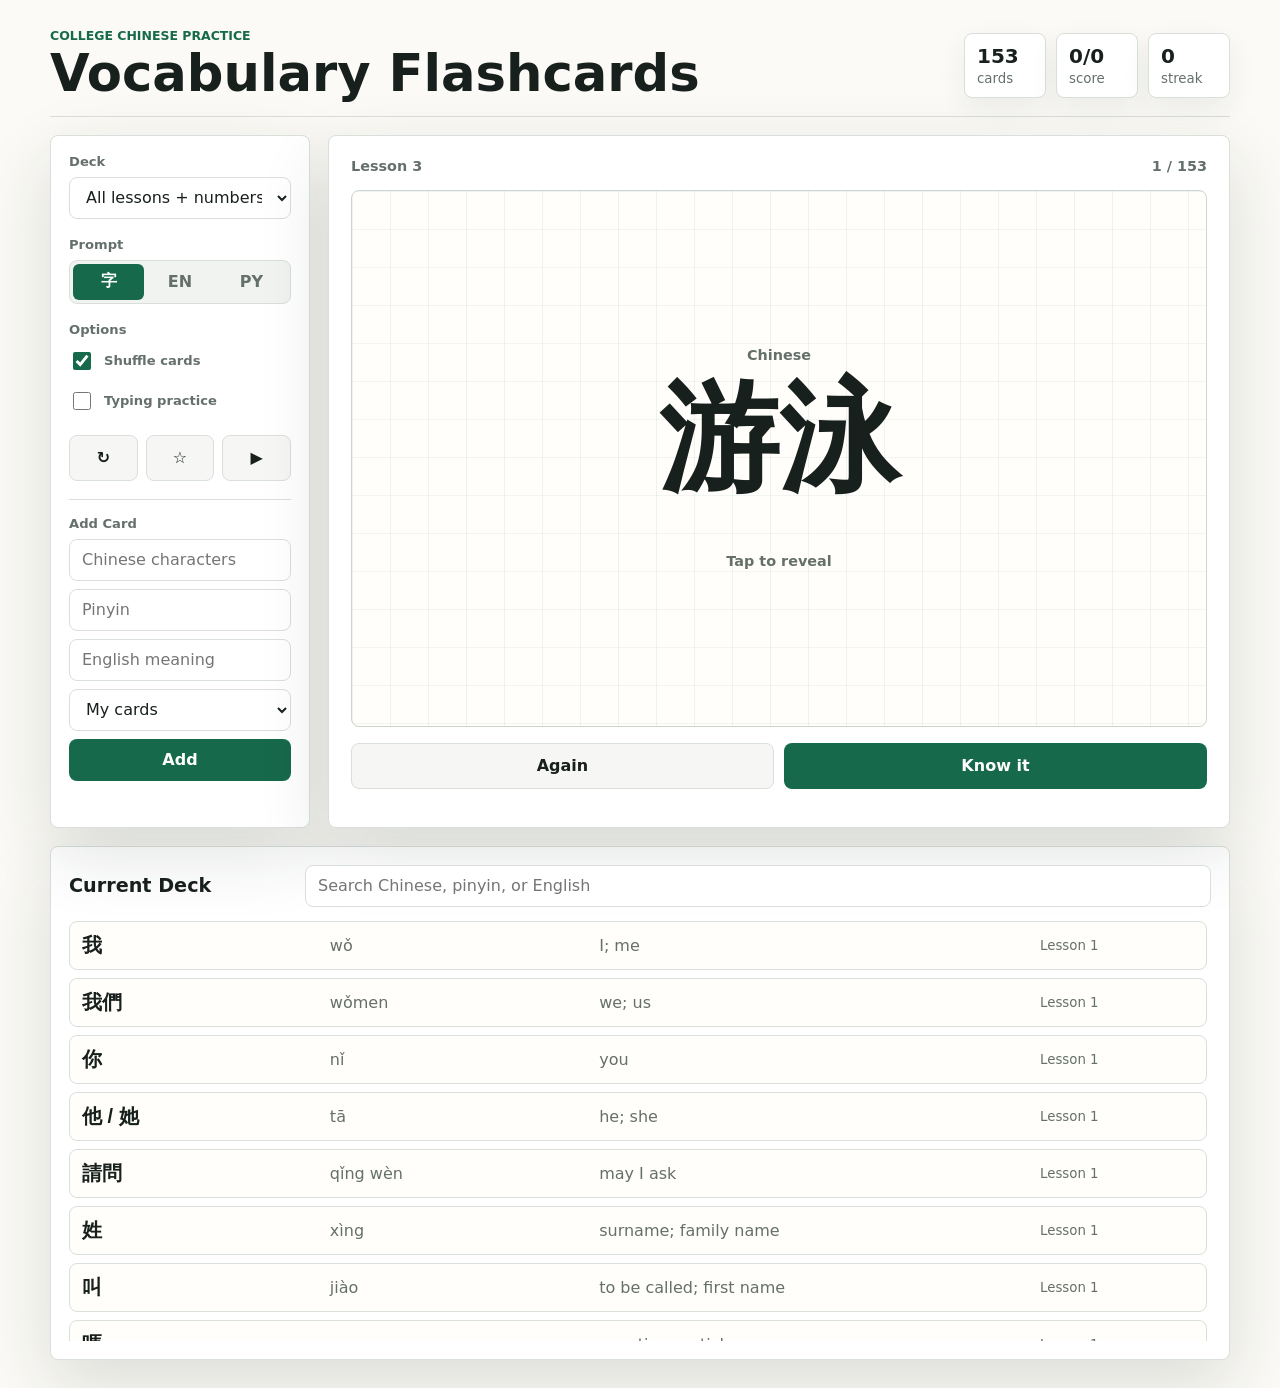
<file: index.html>
<!doctype html>
<html lang="en">
  <head>
    <meta charset="utf-8" />
    <meta name="viewport" content="width=device-width, initial-scale=1" />
    <meta name="theme-color" content="#17694c" />
    <meta name="apple-mobile-web-app-capable" content="yes" />
    <meta name="apple-mobile-web-app-title" content="Chinese Cards" />
    <title>Chinese Vocabulary Flashcards</title>
    <link rel="manifest" href="manifest.webmanifest?v=1" />
    <link rel="icon" href="icon.svg" type="image/svg+xml" />
    <link rel="apple-touch-icon" href="icon.svg" />
    <link rel="stylesheet" href="styles.css?v=3" />
  </head>
  <body>
    <main class="app-shell">
      <section class="topbar" aria-label="Deck controls">
        <div>
          <p class="eyebrow">College Chinese practice</p>
          <h1>Vocabulary Flashcards</h1>
        </div>
        <div class="stats" aria-label="Session statistics">
          <div>
            <span id="deck-count">0</span>
            <small>cards</small>
          </div>
          <div>
            <span id="score">0/0</span>
            <small>score</small>
          </div>
          <div>
            <span id="streak">0</span>
            <small>streak</small>
          </div>
        </div>
      </section>

      <section class="workspace">
        <aside class="controls" aria-label="Practice settings">
          <div class="control-group">
            <label for="deck-select">Deck</label>
            <select id="deck-select">
              <option value="all">All lessons + numbers</option>
              <option value="lesson-1">Lesson 1</option>
              <option value="lesson-2">Lesson 2</option>
              <option value="lesson-3">Lesson 3</option>
              <option value="lesson-4">Lesson 4</option>
              <option value="numbers">Numbers</option>
              <option value="custom">My cards</option>
              <option value="review">Review only</option>
            </select>
          </div>

          <div class="control-group">
            <label>Prompt</label>
            <div class="segmented" role="group" aria-label="Prompt mode">
              <button class="mode-button active" type="button" data-mode="hanzi">字</button>
              <button class="mode-button" type="button" data-mode="english">EN</button>
              <button class="mode-button" type="button" data-mode="pinyin">PY</button>
            </div>
          </div>

          <div class="control-group">
            <label>Options</label>
            <label class="check-row">
              <input id="shuffle-toggle" type="checkbox" checked />
              <span>Shuffle cards</span>
            </label>
            <label class="check-row">
              <input id="type-toggle" type="checkbox" />
              <span>Typing practice</span>
            </label>
          </div>

          <div class="button-grid">
            <button id="reset-session" class="secondary" type="button" title="Reset session">
              <span aria-hidden="true">↻</span>
            </button>
            <button id="mark-review" class="secondary" type="button" title="Add or remove from review">
              <span aria-hidden="true">☆</span>
            </button>
            <button id="speak-card" class="secondary" type="button" title="Speak Chinese">
              <span aria-hidden="true">▶</span>
            </button>
          </div>

          <form id="add-card-form" class="add-card-form">
            <label>Add Card</label>
            <input id="new-hanzi" required placeholder="Chinese characters" />
            <input id="new-pinyin" required placeholder="Pinyin" />
            <input id="new-english" required placeholder="English meaning" />
            <select id="new-deck">
              <option value="custom">My cards</option>
              <option value="lesson-1">Lesson 1</option>
              <option value="lesson-2">Lesson 2</option>
              <option value="lesson-3">Lesson 3</option>
              <option value="lesson-4">Lesson 4</option>
              <option value="numbers">Numbers</option>
            </select>
            <button class="primary" type="submit">Add</button>
            <p id="add-card-status" class="add-card-status"></p>
          </form>
        </aside>

        <section class="practice-panel" aria-live="polite">
          <div class="card-meta">
            <span id="card-lesson">Lesson</span>
            <span id="card-position">0 / 0</span>
          </div>

          <button id="flashcard" class="flashcard" type="button" aria-label="Reveal flashcard answer">
            <span id="prompt-label" class="prompt-label">Chinese</span>
            <span id="card-front" class="card-front">我</span>
            <span id="card-pinyin" class="card-pinyin">wǒ</span>
            <span id="tap-hint" class="tap-hint">Tap to reveal</span>
          </button>

          <div id="answer-panel" class="answer-panel hidden">
            <p id="answer-main"></p>
            <p id="answer-extra"></p>
          </div>

          <form id="type-form" class="type-form hidden">
            <label for="typed-answer">Your answer</label>
            <div>
              <input id="typed-answer" autocomplete="off" />
              <button type="submit">Check</button>
            </div>
            <p id="type-feedback" class="type-feedback"></p>
          </form>

          <div class="actions">
            <button id="again-button" class="secondary wide" type="button">Again</button>
            <button id="know-button" class="primary wide" type="button">Know it</button>
          </div>
        </section>
      </section>

      <section class="vocab-table" aria-label="Current deck list">
        <div class="table-head">
          <h2>Current Deck</h2>
          <input id="search-input" type="search" placeholder="Search Chinese, pinyin, or English" />
        </div>
        <div id="vocab-list" class="vocab-list"></div>
      </section>
    </main>

    <script src="app.js?v=6"></script>
  </body>
</html>
</file>
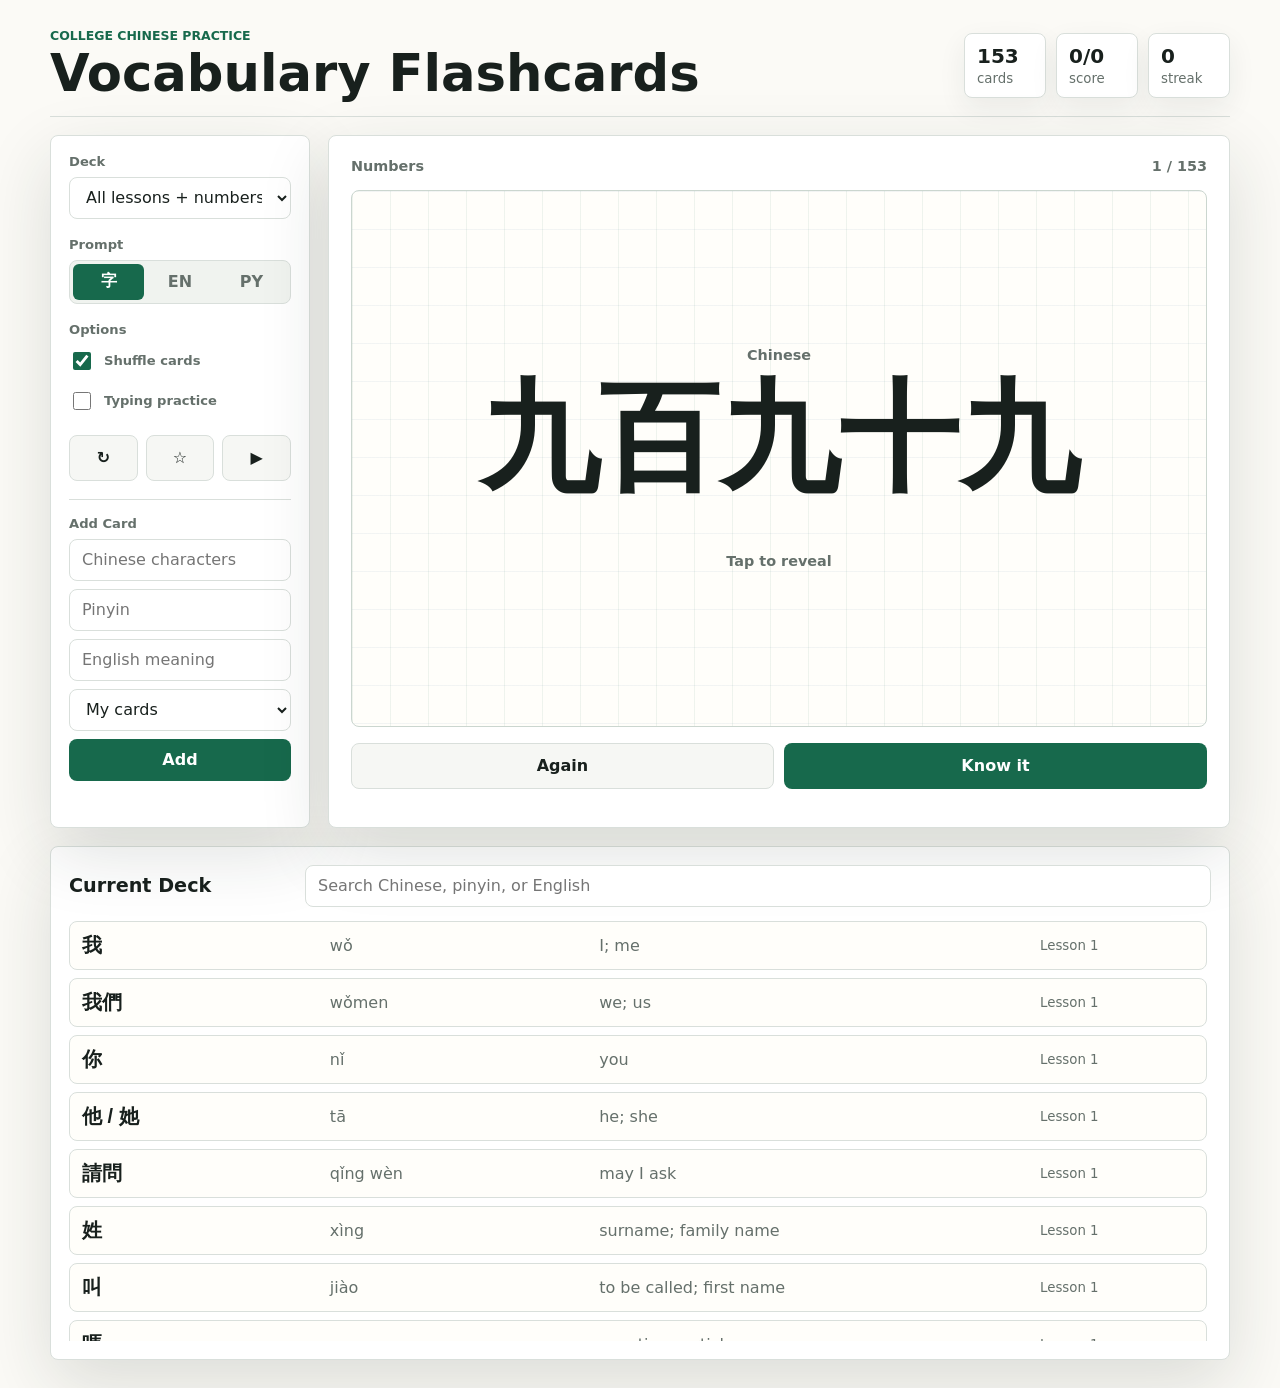
<file: offline-mobile.html>
<!doctype html>
<html lang="en">
  <head>
    <meta charset="utf-8" />
    <meta name="viewport" content="width=device-width, initial-scale=1" />
    <meta name="theme-color" content="#17694c" />
    <meta name="apple-mobile-web-app-capable" content="yes" />
    <meta name="apple-mobile-web-app-title" content="Chinese Cards" />
    <title>Chinese Vocabulary Flashcards</title>
    <style>
:root {
  color-scheme: light;
  --ink: #18201d;
  --muted: #65706b;
  --line: #d9dfdb;
  --paper: #fbfaf6;
  --panel: #ffffff;
  --green: #17694c;
  --green-dark: #104d39;
  --red: #b84233;
  --blue: #235789;
  --gold: #d79b2b;
  --shadow: 0 24px 70px rgba(31, 42, 36, 0.14);
}

* {
  box-sizing: border-box;
}

body {
  margin: 0;
  min-height: 100vh;
  background: var(--paper);
  color: var(--ink);
  font-family: Inter, ui-sans-serif, system-ui, -apple-system, BlinkMacSystemFont, "Segoe UI", sans-serif;
}

button,
input,
select {
  font: inherit;
}

button {
  cursor: pointer;
}

.app-shell {
  width: min(1180px, calc(100% - 32px));
  margin: 0 auto;
  padding: 28px 0;
}

.topbar {
  display: flex;
  justify-content: space-between;
  gap: 20px;
  align-items: end;
  padding-bottom: 18px;
  border-bottom: 1px solid var(--line);
}

.eyebrow {
  margin: 0 0 6px;
  color: var(--green);
  font-size: 0.78rem;
  font-weight: 800;
  letter-spacing: 0;
  text-transform: uppercase;
}

h1,
h2,
p {
  margin: 0;
}

h1 {
  font-size: clamp(2rem, 4vw, 3.6rem);
  line-height: 0.95;
}

.stats {
  display: grid;
  grid-template-columns: repeat(3, minmax(74px, 1fr));
  gap: 10px;
}

.stats div {
  background: var(--panel);
  border: 1px solid var(--line);
  border-radius: 8px;
  padding: 10px 12px;
  min-width: 82px;
  box-shadow: 0 10px 28px rgba(31, 42, 36, 0.07);
}

.stats span {
  display: block;
  font-size: 1.25rem;
  font-weight: 800;
}

.stats small {
  color: var(--muted);
}

.workspace {
  display: grid;
  grid-template-columns: 260px minmax(0, 1fr);
  gap: 18px;
  margin-top: 18px;
}

.controls,
.practice-panel,
.vocab-table {
  background: var(--panel);
  border: 1px solid var(--line);
  border-radius: 8px;
  box-shadow: var(--shadow);
}

.controls {
  display: flex;
  flex-direction: column;
  gap: 18px;
  padding: 18px;
  align-self: start;
}

.control-group {
  display: grid;
  gap: 8px;
}

.control-group > label {
  color: var(--muted);
  font-size: 0.82rem;
  font-weight: 800;
}

select,
input {
  width: 100%;
  border: 1px solid var(--line);
  border-radius: 8px;
  background: #fff;
  color: var(--ink);
  min-height: 42px;
  padding: 0 12px;
}

.segmented {
  display: grid;
  grid-template-columns: repeat(3, 1fr);
  padding: 3px;
  border: 1px solid var(--line);
  border-radius: 8px;
  background: #f0f3ef;
}

.mode-button {
  border: 0;
  background: transparent;
  border-radius: 6px;
  min-height: 36px;
  font-weight: 800;
  color: var(--muted);
}

.mode-button.active {
  color: #fff;
  background: var(--green);
}

.check-row {
  display: flex;
  gap: 10px;
  align-items: center;
  min-height: 32px;
}

.check-row input {
  width: 18px;
  min-height: 18px;
  accent-color: var(--green);
}

.button-grid {
  display: grid;
  grid-template-columns: repeat(3, 1fr);
  gap: 8px;
}

.add-card-form {
  display: grid;
  gap: 8px;
  padding-top: 16px;
  border-top: 1px solid var(--line);
}

.add-card-form > label {
  color: var(--muted);
  font-size: 0.82rem;
  font-weight: 800;
}

.add-card-form button {
  min-height: 42px;
}

.add-card-status {
  min-height: 20px;
  color: var(--green);
  font-size: 0.86rem;
  font-weight: 800;
}

.primary,
.secondary,
.type-form button {
  border: 1px solid transparent;
  border-radius: 8px;
  min-height: 46px;
  font-weight: 850;
}

.primary {
  background: var(--green);
  color: #fff;
}

.primary:hover {
  background: var(--green-dark);
}

.secondary {
  background: #f6f7f4;
  border-color: var(--line);
  color: var(--ink);
}

.secondary:hover {
  border-color: #aab5ae;
}

.practice-panel {
  padding: 22px;
  min-height: 620px;
  display: grid;
  grid-template-rows: auto minmax(330px, 1fr) auto auto;
  gap: 16px;
}

.card-meta {
  display: flex;
  justify-content: space-between;
  color: var(--muted);
  font-size: 0.9rem;
  font-weight: 750;
}

.flashcard {
  display: grid;
  place-items: center;
  align-content: center;
  gap: 14px;
  width: 100%;
  min-height: 350px;
  border: 1px solid #cbd6cf;
  border-radius: 8px;
  background:
    linear-gradient(90deg, rgba(23, 105, 76, 0.07) 1px, transparent 1px),
    linear-gradient(rgba(35, 87, 137, 0.06) 1px, transparent 1px),
    #fffefa;
  background-size: 38px 38px;
  color: var(--ink);
  padding: 26px;
}

.prompt-label,
.tap-hint {
  color: var(--muted);
  font-size: 0.9rem;
  font-weight: 800;
}

.card-front {
  width: 100%;
  text-align: center;
  overflow-wrap: anywhere;
  font-family: "PingFang TC", "Noto Sans CJK TC", "Microsoft JhengHei", ui-sans-serif, sans-serif;
  font-size: clamp(3rem, 12vw, 7.5rem);
  font-weight: 800;
  line-height: 1;
}

.card-pinyin {
  min-height: 28px;
  color: var(--blue);
  font-size: clamp(1.15rem, 3vw, 1.8rem);
  font-weight: 800;
}

.answer-panel {
  display: grid;
  gap: 4px;
  padding: 16px;
  border-left: 5px solid var(--gold);
  background: #fff7e8;
  border-radius: 8px;
}

.answer-panel p:first-child {
  font-size: 1.35rem;
  font-weight: 850;
}

.answer-panel p:last-child {
  color: var(--muted);
  font-weight: 750;
}

.type-form {
  display: grid;
  gap: 8px;
}

.type-form label {
  color: var(--muted);
  font-size: 0.82rem;
  font-weight: 800;
}

.type-form div {
  display: grid;
  grid-template-columns: 1fr 110px;
  gap: 8px;
}

.type-form button {
  background: var(--blue);
  color: white;
}

.type-feedback {
  min-height: 24px;
  color: var(--red);
  font-weight: 800;
}

.actions {
  display: grid;
  grid-template-columns: 1fr 1fr;
  gap: 10px;
}

.wide {
  width: 100%;
}

.hidden {
  display: none;
}

.vocab-table {
  margin-top: 18px;
  padding: 18px;
}

.table-head {
  display: grid;
  grid-template-columns: 220px 1fr;
  gap: 16px;
  align-items: center;
  margin-bottom: 14px;
}

.table-head h2 {
  font-size: 1.2rem;
}

.vocab-list {
  display: grid;
  gap: 8px;
  max-height: 420px;
  overflow: auto;
  padding-right: 4px;
}

.vocab-row {
  display: grid;
  grid-template-columns: 1.1fr 1.2fr 2fr 100px 42px;
  gap: 12px;
  align-items: center;
  padding: 10px 12px;
  border: 1px solid var(--line);
  border-radius: 8px;
  background: #fffefa;
}

.vocab-row strong {
  font-family: "PingFang TC", "Noto Sans CJK TC", "Microsoft JhengHei", ui-sans-serif, sans-serif;
  font-size: 1.25rem;
}

.vocab-row span,
.vocab-row small {
  color: var(--muted);
}

.delete-card {
  width: 34px;
  height: 34px;
  border: 1px solid #efc5bd;
  border-radius: 8px;
  background: #fff2ef;
  color: var(--red);
  font-size: 1.2rem;
  font-weight: 850;
  line-height: 1;
}

.delete-card:hover {
  background: #ffe5df;
}

@media (max-width: 820px) {
  .app-shell {
    width: min(100% - 20px, 720px);
    padding: 16px 0;
  }

  .topbar,
  .workspace,
  .table-head {
    grid-template-columns: 1fr;
    display: grid;
  }

  .stats {
    width: 100%;
  }

  .controls {
    position: static;
  }

  .practice-panel {
    min-height: auto;
    padding: 14px;
  }

  .flashcard {
    min-height: 300px;
  }

  .vocab-row {
    grid-template-columns: 1fr;
    gap: 4px;
  }
}

</style>
  </head>
  <body>
    <main class="app-shell">
      <section class="topbar" aria-label="Deck controls">
        <div>
          <p class="eyebrow">College Chinese practice</p>
          <h1>Vocabulary Flashcards</h1>
        </div>
        <div class="stats" aria-label="Session statistics">
          <div>
            <span id="deck-count">0</span>
            <small>cards</small>
          </div>
          <div>
            <span id="score">0/0</span>
            <small>score</small>
          </div>
          <div>
            <span id="streak">0</span>
            <small>streak</small>
          </div>
        </div>
      </section>

      <section class="workspace">
        <aside class="controls" aria-label="Practice settings">
          <div class="control-group">
            <label for="deck-select">Deck</label>
            <select id="deck-select">
              <option value="all">All lessons + numbers</option>
              <option value="lesson-1">Lesson 1</option>
              <option value="lesson-2">Lesson 2</option>
              <option value="lesson-3">Lesson 3</option>
              <option value="lesson-4">Lesson 4</option>
              <option value="numbers">Numbers</option>
              <option value="custom">My cards</option>
              <option value="review">Review only</option>
            </select>
          </div>

          <div class="control-group">
            <label>Prompt</label>
            <div class="segmented" role="group" aria-label="Prompt mode">
              <button class="mode-button active" type="button" data-mode="hanzi">字</button>
              <button class="mode-button" type="button" data-mode="english">EN</button>
              <button class="mode-button" type="button" data-mode="pinyin">PY</button>
            </div>
          </div>

          <div class="control-group">
            <label>Options</label>
            <label class="check-row">
              <input id="shuffle-toggle" type="checkbox" checked />
              <span>Shuffle cards</span>
            </label>
            <label class="check-row">
              <input id="type-toggle" type="checkbox" />
              <span>Typing practice</span>
            </label>
          </div>

          <div class="button-grid">
            <button id="reset-session" class="secondary" type="button" title="Reset session">
              <span aria-hidden="true">↻</span>
            </button>
            <button id="mark-review" class="secondary" type="button" title="Add or remove from review">
              <span aria-hidden="true">☆</span>
            </button>
            <button id="speak-card" class="secondary" type="button" title="Speak Chinese">
              <span aria-hidden="true">▶</span>
            </button>
          </div>

          <form id="add-card-form" class="add-card-form">
            <label>Add Card</label>
            <input id="new-hanzi" required placeholder="Chinese characters" />
            <input id="new-pinyin" required placeholder="Pinyin" />
            <input id="new-english" required placeholder="English meaning" />
            <select id="new-deck">
              <option value="custom">My cards</option>
              <option value="lesson-1">Lesson 1</option>
              <option value="lesson-2">Lesson 2</option>
              <option value="lesson-3">Lesson 3</option>
              <option value="lesson-4">Lesson 4</option>
              <option value="numbers">Numbers</option>
            </select>
            <button class="primary" type="submit">Add</button>
            <p id="add-card-status" class="add-card-status"></p>
          </form>
        </aside>

        <section class="practice-panel" aria-live="polite">
          <div class="card-meta">
            <span id="card-lesson">Lesson</span>
            <span id="card-position">0 / 0</span>
          </div>

          <button id="flashcard" class="flashcard" type="button" aria-label="Reveal flashcard answer">
            <span id="prompt-label" class="prompt-label">Chinese</span>
            <span id="card-front" class="card-front">我</span>
            <span id="card-pinyin" class="card-pinyin">wǒ</span>
            <span id="tap-hint" class="tap-hint">Tap to reveal</span>
          </button>

          <div id="answer-panel" class="answer-panel hidden">
            <p id="answer-main"></p>
            <p id="answer-extra"></p>
          </div>

          <form id="type-form" class="type-form hidden">
            <label for="typed-answer">Your answer</label>
            <div>
              <input id="typed-answer" autocomplete="off" />
              <button type="submit">Check</button>
            </div>
            <p id="type-feedback" class="type-feedback"></p>
          </form>

          <div class="actions">
            <button id="again-button" class="secondary wide" type="button">Again</button>
            <button id="know-button" class="primary wide" type="button">Know it</button>
          </div>
        </section>
      </section>

      <section class="vocab-table" aria-label="Current deck list">
        <div class="table-head">
          <h2>Current Deck</h2>
          <input id="search-input" type="search" placeholder="Search Chinese, pinyin, or English" />
        </div>
        <div id="vocab-list" class="vocab-list"></div>
      </section>
    </main>

    <script>
const vocabulary = [
  { deck: "lesson-1", hanzi: "我", pinyin: "wǒ", english: "I; me" },
  { deck: "lesson-1", hanzi: "我們", pinyin: "wǒmen", english: "we; us" },
  { deck: "lesson-1", hanzi: "你", pinyin: "nǐ", english: "you" },
  { deck: "lesson-1", hanzi: "他 / 她", pinyin: "tā", english: "he; she" },
  { deck: "lesson-1", hanzi: "請問", pinyin: "qǐng wèn", english: "may I ask" },
  { deck: "lesson-1", hanzi: "姓", pinyin: "xìng", english: "surname; family name" },
  { deck: "lesson-1", hanzi: "叫", pinyin: "jiào", english: "to be called; first name" },
  { deck: "lesson-1", hanzi: "嗎", pinyin: "ma", english: "question particle" },
  { deck: "lesson-1", hanzi: "是的", pinyin: "shì de", english: "yes; that is right" },
  { deck: "lesson-1", hanzi: "小姐", pinyin: "xiǎo jiě", english: "Miss; young lady" },
  { deck: "lesson-1", hanzi: "先生", pinyin: "xiān shēng", english: "Mr.; teacher; gentleman" },
  { deck: "lesson-1", hanzi: "歡迎", pinyin: "huān yíng", english: "welcome" },
  { deck: "lesson-1", hanzi: "你好", pinyin: "nǐ hǎo", english: "hello" },
  { deck: "lesson-1", hanzi: "謝謝", pinyin: "xiè xie", english: "thank you" },
  { deck: "lesson-1", hanzi: "不客氣", pinyin: "bú kè qi", english: "you are welcome" },
  { deck: "lesson-1", hanzi: "喝", pinyin: "hē", english: "to drink" },
  { deck: "lesson-1", hanzi: "茶", pinyin: "chá", english: "tea" },
  { deck: "lesson-1", hanzi: "咖啡", pinyin: "kā fēi", english: "coffee" },
  { deck: "lesson-1", hanzi: "很", pinyin: "hěn", english: "very" },
  { deck: "lesson-1", hanzi: "什麼", pinyin: "shén me", english: "what" },
  { deck: "lesson-1", hanzi: "喜歡", pinyin: "xǐ huān", english: "to like" },
  { deck: "lesson-1", hanzi: "哪國", pinyin: "nǎ guó", english: "which country" },
  { deck: "lesson-1", hanzi: "台灣", pinyin: "tái wān", english: "Taiwan" },
  { deck: "lesson-1", hanzi: "越南", pinyin: "yuè nán", english: "Vietnam" },
  { deck: "lesson-1", hanzi: "人", pinyin: "rén", english: "person; people" },
  { deck: "lesson-1", hanzi: "不要", pinyin: "bú yào", english: "do not want" },
  { deck: "lesson-1", hanzi: "你呢", pinyin: "nǐ ne", english: "and you?" },
  { deck: "lesson-1", hanzi: "日本", pinyin: "rì běn", english: "Japan" },
  { deck: "lesson-1", hanzi: "美國", pinyin: "měi guó", english: "United States" },
  { deck: "lesson-1", hanzi: "不是", pinyin: "bú shì", english: "no; is not" },
  { deck: "lesson-1", hanzi: "要", pinyin: "yào", english: "to want" },
  { deck: "lesson-1", hanzi: "這", pinyin: "zhè", english: "this" },

  { deck: "lesson-2", hanzi: "我的", pinyin: "wǒ de", english: "my; mine" },
  { deck: "lesson-2", hanzi: "家人", pinyin: "jiā rén", english: "family; family members" },
  { deck: "lesson-2", hanzi: "漂亮", pinyin: "piào liàng", english: "pretty; beautiful" },
  { deck: "lesson-2", hanzi: "房子", pinyin: "fáng zi", english: "house" },
  { deck: "lesson-2", hanzi: "請坐", pinyin: "qǐng zuò", english: "please sit" },
  { deck: "lesson-2", hanzi: "有", pinyin: "yǒu", english: "to have; there is" },
  { deck: "lesson-2", hanzi: "很多", pinyin: "hěn duō", english: "many; a lot" },
  { deck: "lesson-2", hanzi: "照片", pinyin: "zhào piàn", english: "photo; picture" },
  { deck: "lesson-2", hanzi: "照相", pinyin: "zhào xiàng", english: "to take a picture" },
  { deck: "lesson-2", hanzi: "都", pinyin: "dōu", english: "all; both" },
  { deck: "lesson-2", hanzi: "一張", pinyin: "yì zhāng", english: "one sheet; one picture" },
  { deck: "lesson-2", hanzi: "好看", pinyin: "hǎo kàn", english: "good-looking" },
  { deck: "lesson-2", hanzi: "誰", pinyin: "shéi", english: "who" },
  { deck: "lesson-2", hanzi: "爸爸", pinyin: "bà ba", english: "dad; father" },
  { deck: "lesson-2", hanzi: "媽媽", pinyin: "mā ma", english: "mom; mother" },
  { deck: "lesson-2", hanzi: "姐姐", pinyin: "jiě jie", english: "older sister" },
  { deck: "lesson-2", hanzi: "妹妹", pinyin: "mèi mei", english: "younger sister" },
  { deck: "lesson-2", hanzi: "哥哥", pinyin: "gē ge", english: "older brother" },
  { deck: "lesson-2", hanzi: "弟弟", pinyin: "dì di", english: "younger brother" },
  { deck: "lesson-2", hanzi: "名字", pinyin: "míng zi", english: "name" },
  { deck: "lesson-2", hanzi: "您", pinyin: "nín", english: "you, polite" },
  { deck: "lesson-2", hanzi: "老師", pinyin: "lǎo shī", english: "teacher" },
  { deck: "lesson-2", hanzi: "看書", pinyin: "kàn shū", english: "to read a book" },
  { deck: "lesson-2", hanzi: "幾個", pinyin: "jǐ ge", english: "how many; a few" },
  { deck: "lesson-2", hanzi: "五", pinyin: "wǔ", english: "five" },
  { deck: "lesson-2", hanzi: "兩", pinyin: "liǎng", english: "two; both" },

  { deck: "lesson-3", hanzi: "聽音樂", pinyin: "tīng yīn yuè", english: "to listen to music" },
  { deck: "lesson-3", hanzi: "運動", pinyin: "yùn dòng", english: "to exercise; sports" },
  { deck: "lesson-3", hanzi: "打籃球", pinyin: "dǎ lán qiú", english: "to play basketball" },
  { deck: "lesson-3", hanzi: "棒球", pinyin: "bàng qiú", english: "baseball" },
  { deck: "lesson-3", hanzi: "網球", pinyin: "wǎng qiú", english: "tennis" },
  { deck: "lesson-3", hanzi: "踢足球", pinyin: "tī zú qiú", english: "to play soccer" },
  { deck: "lesson-3", hanzi: "游泳", pinyin: "yóu yǒng", english: "to swim; swimming" },
  { deck: "lesson-3", hanzi: "看電影", pinyin: "kàn diàn yǐng", english: "to watch a movie" },
  { deck: "lesson-3", hanzi: "和", pinyin: "hé / hàn", english: "and; with" },
  { deck: "lesson-3", hanzi: "也", pinyin: "yě", english: "also; too" },
  { deck: "lesson-3", hanzi: "常", pinyin: "cháng", english: "often" },
  { deck: "lesson-3", hanzi: "覺得", pinyin: "jué de", english: "to think; to feel" },
  { deck: "lesson-3", hanzi: "好玩", pinyin: "hǎo wán", english: "fun" },
  { deck: "lesson-3", hanzi: "今天", pinyin: "jīn tiān", english: "today" },
  { deck: "lesson-3", hanzi: "明天", pinyin: "míng tiān", english: "tomorrow" },
  { deck: "lesson-3", hanzi: "早上", pinyin: "zǎo shàng", english: "morning" },
  { deck: "lesson-3", hanzi: "晚上", pinyin: "wǎn shàng", english: "evening; night" },
  { deck: "lesson-3", hanzi: "週末", pinyin: "zhōu mò", english: "weekend" },
  { deck: "lesson-3", hanzi: "去", pinyin: "qù", english: "to go" },
  { deck: "lesson-3", hanzi: "想", pinyin: "xiǎng", english: "to want; to think" },
  { deck: "lesson-3", hanzi: "還是", pinyin: "hái shì", english: "or" },
  { deck: "lesson-3", hanzi: "學", pinyin: "xué", english: "to study; to learn" },
  { deck: "lesson-3", hanzi: "中文", pinyin: "zhōng wén", english: "Chinese language" },
  { deck: "lesson-3", hanzi: "可以", pinyin: "kě yǐ", english: "can; may; possible" },
  { deck: "lesson-3", hanzi: "一起", pinyin: "yì qǐ", english: "together" },
  { deck: "lesson-3", hanzi: "吃", pinyin: "chī", english: "to eat" },
  { deck: "lesson-3", hanzi: "晚飯", pinyin: "wǎn fàn", english: "dinner" },
  { deck: "lesson-3", hanzi: "菜", pinyin: "cài", english: "food; dish; cuisine" },
  { deck: "lesson-3", hanzi: "怎麼樣", pinyin: "zěn me yàng", english: "how about it; what do you think" },

  { deck: "lesson-4", hanzi: "一共", pinyin: "yí gòng", english: "altogether; total" },
  { deck: "lesson-4", hanzi: "多少", pinyin: "duō shǎo", english: "how much; how many" },
  { deck: "lesson-4", hanzi: "錢", pinyin: "qián", english: "money" },
  { deck: "lesson-4", hanzi: "老闆", pinyin: "lǎo bǎn", english: "shop owner; boss" },
  { deck: "lesson-4", hanzi: "買", pinyin: "mǎi", english: "to buy" },
  { deck: "lesson-4", hanzi: "賣", pinyin: "mài", english: "to sell" },
  { deck: "lesson-4", hanzi: "杯", pinyin: "bēi", english: "cup; measure word for cups" },
  { deck: "lesson-4", hanzi: "熱", pinyin: "rè", english: "hot" },
  { deck: "lesson-4", hanzi: "包子", pinyin: "bāo zi", english: "steamed bun" },
  { deck: "lesson-4", hanzi: "大杯", pinyin: "dà bēi", english: "large cup" },
  { deck: "lesson-4", hanzi: "中", pinyin: "zhōng", english: "medium; middle" },
  { deck: "lesson-4", hanzi: "小", pinyin: "xiǎo", english: "small" },
  { deck: "lesson-4", hanzi: "幫", pinyin: "bāng", english: "to help" },
  { deck: "lesson-4", hanzi: "為什麼", pinyin: "wèi shén me", english: "why" },
  { deck: "lesson-4", hanzi: "塊", pinyin: "kuài", english: "spoken money unit; measure word" },
  { deck: "lesson-4", hanzi: "外帶", pinyin: "wài dài", english: "takeout" },
  { deck: "lesson-4", hanzi: "內用", pinyin: "nèi yòng", english: "for here; eat here" },
  { deck: "lesson-4", hanzi: "新", pinyin: "xīn", english: "new" },
  { deck: "lesson-4", hanzi: "舊", pinyin: "jiù", english: "old; used" },
  { deck: "lesson-4", hanzi: "太...了", pinyin: "tài...le", english: "too; extremely" },
  { deck: "lesson-4", hanzi: "貴", pinyin: "guì", english: "expensive" },
  { deck: "lesson-4", hanzi: "便宜", pinyin: "pián yí", english: "cheap; inexpensive" },
  { deck: "lesson-4", hanzi: "種", pinyin: "zhǒng", english: "kind; type" },
  { deck: "lesson-4", hanzi: "能", pinyin: "néng", english: "can; able to" },
  { deck: "lesson-4", hanzi: "百", pinyin: "bǎi", english: "hundred" },
  { deck: "lesson-4", hanzi: "千", pinyin: "qiān", english: "thousand" },
  { deck: "lesson-4", hanzi: "萬", pinyin: "wàn", english: "ten thousand" },
  { deck: "lesson-4", hanzi: "支", pinyin: "zhī", english: "measure word for long thin things" },
  { deck: "lesson-4", hanzi: "手機", pinyin: "shǒu jī", english: "mobile phone" },
  { deck: "lesson-4", hanzi: "上網", pinyin: "shàng wǎng", english: "to go online" },
  { deck: "lesson-4", hanzi: "冰", pinyin: "bīng", english: "iced; ice" },
  { deck: "lesson-4", hanzi: "元", pinyin: "yuán", english: "written money unit; yuan/dollar" },
  { deck: "lesson-4", hanzi: "微波", pinyin: "wéi bō", english: "microwave" },
];

const numberCards = [
  [0, "零", "líng"], [1, "一", "yī"], [2, "二", "èr"], [3, "三", "sān"], [4, "四", "sì"],
  [5, "五", "wǔ"], [6, "六", "liù"], [7, "七", "qī"], [8, "八", "bā"], [9, "九", "jiǔ"],
  [10, "十", "shí"], [11, "十一", "shí yī"], [12, "十二", "shí èr"], [15, "十五", "shí wǔ"],
  [20, "二十", "èr shí"], [21, "二十一", "èr shí yī"], [30, "三十", "sān shí"], [48, "四十八", "sì shí bā"],
  [99, "九十九", "jiǔ shí jiǔ"], [100, "一百", "yì bǎi"], [101, "一百零一", "yì bǎi líng yī"],
  [110, "一百一十", "yì bǎi yī shí"], [125, "一百二十五", "yì bǎi èr shí wǔ"], [200, "兩百", "liǎng bǎi"],
  [250, "兩百五十", "liǎng bǎi wǔ shí"], [999, "九百九十九", "jiǔ bǎi jiǔ shí jiǔ"],
  [1000, "一千", "yì qiān"], [1001, "一千零一", "yì qiān líng yī"], [1010, "一千零一十", "yì qiān líng yī shí"],
  [1100, "一千一百", "yì qiān yì bǎi"], [2345, "兩千三百四十五", "liǎng qiān sān bǎi sì shí wǔ"],
  [9999, "九千九百九十九", "jiǔ qiān jiǔ bǎi jiǔ shí jiǔ"], [10000, "一萬", "yí wàn"],
].map(([number, hanzi, pinyin]) => ({
  deck: "numbers",
  hanzi,
  pinyin,
  english: number.toLocaleString("en-US"),
}));

const customCards = JSON.parse(localStorage.getItem("customCards") || "[]");

let cards = [...vocabulary, ...numberCards, ...customCards].map((card, index) => ({
  ...card,
  id: card.id || `${card.deck}-${index}`,
}));

const state = {
  deck: "all",
  mode: "hanzi",
  shuffled: true,
  typing: false,
  revealed: false,
  order: [],
  index: 0,
  correct: 0,
  attempts: 0,
  streak: 0,
  review: new Set(JSON.parse(localStorage.getItem("reviewCards") || "[]")),
};

const els = {
  deckSelect: document.querySelector("#deck-select"),
  deckCount: document.querySelector("#deck-count"),
  score: document.querySelector("#score"),
  streak: document.querySelector("#streak"),
  shuffle: document.querySelector("#shuffle-toggle"),
  typing: document.querySelector("#type-toggle"),
  modeButtons: document.querySelectorAll(".mode-button"),
  reset: document.querySelector("#reset-session"),
  review: document.querySelector("#mark-review"),
  speak: document.querySelector("#speak-card"),
  lesson: document.querySelector("#card-lesson"),
  position: document.querySelector("#card-position"),
  flashcard: document.querySelector("#flashcard"),
  promptLabel: document.querySelector("#prompt-label"),
  front: document.querySelector("#card-front"),
  pinyin: document.querySelector("#card-pinyin"),
  hint: document.querySelector("#tap-hint"),
  answerPanel: document.querySelector("#answer-panel"),
  answerMain: document.querySelector("#answer-main"),
  answerExtra: document.querySelector("#answer-extra"),
  typeForm: document.querySelector("#type-form"),
  typed: document.querySelector("#typed-answer"),
  feedback: document.querySelector("#type-feedback"),
  again: document.querySelector("#again-button"),
  know: document.querySelector("#know-button"),
  list: document.querySelector("#vocab-list"),
  search: document.querySelector("#search-input"),
  addCardForm: document.querySelector("#add-card-form"),
  newHanzi: document.querySelector("#new-hanzi"),
  newPinyin: document.querySelector("#new-pinyin"),
  newEnglish: document.querySelector("#new-english"),
  newDeck: document.querySelector("#new-deck"),
  addStatus: document.querySelector("#add-card-status"),
};

function deckCards() {
  if (state.deck === "all") return cards;
  if (state.deck === "review") return cards.filter((card) => state.review.has(card.id));
  return cards.filter((card) => card.deck === state.deck);
}

function shuffleList(list) {
  const copy = [...list];
  for (let i = copy.length - 1; i > 0; i -= 1) {
    const j = Math.floor(Math.random() * (i + 1));
    [copy[i], copy[j]] = [copy[j], copy[i]];
  }
  return copy;
}

function startSession() {
  const active = deckCards();
  state.order = state.shuffled ? shuffleList(active) : [...active];
  state.index = 0;
  state.correct = 0;
  state.attempts = 0;
  state.streak = 0;
  state.revealed = false;
  render();
}

function currentCard() {
  return state.order[state.index];
}

function labelFor(deck) {
  if (deck === "numbers") return "Numbers";
  return deck.replace("-", " ").replace(/\b\w/g, (letter) => letter.toUpperCase());
}

function promptFor(card) {
  if (state.mode === "english") return { label: "English", front: card.english, pinyin: "" };
  if (state.mode === "pinyin") return { label: "Pinyin", front: card.pinyin, pinyin: "" };
  return { label: "Chinese", front: card.hanzi, pinyin: "" };
}

function answerFor(card) {
  if (state.mode === "english") return { main: card.hanzi, extra: card.pinyin };
  if (state.mode === "pinyin") return { main: card.hanzi, extra: card.english };
  return { main: card.english, extra: card.pinyin };
}

function normalize(value) {
  return value
    .toLowerCase()
    .normalize("NFD")
    .replace(/[\u0300-\u036f]/g, "")
    .replace(/[;,.?]/g, "")
    .replace(/\s+/g, " ")
    .trim();
}

function expectedAnswers(card) {
  if (state.mode === "english") return [card.hanzi, card.pinyin];
  if (state.mode === "pinyin") return [card.hanzi, card.english];
  return card.english.split(";").concat(card.english.split(/\s+or\s+/i));
}

function reveal() {
  if (!currentCard()) return;
  state.revealed = true;
  renderCard();
}

function grade(known) {
  if (!currentCard()) return;
  state.attempts += 1;
  if (known) {
    state.correct += 1;
    state.streak += 1;
  } else {
    state.streak = 0;
    state.order.push(currentCard());
  }
  state.index = Math.min(state.index + 1, state.order.length - 1);
  state.revealed = false;
  els.typed.value = "";
  els.feedback.textContent = "";
  render();
}

function toggleReview() {
  const card = currentCard();
  if (!card) return;
  if (state.review.has(card.id)) state.review.delete(card.id);
  else state.review.add(card.id);
  localStorage.setItem("reviewCards", JSON.stringify([...state.review]));
  render();
}

function speak() {
  const card = currentCard();
  if (!card || !("speechSynthesis" in window)) return;
  const utterance = new SpeechSynthesisUtterance(card.hanzi.replace(" / ", " "));
  utterance.lang = "zh-TW";
  window.speechSynthesis.cancel();
  window.speechSynthesis.speak(utterance);
}

function saveCustomCard(card) {
  const stored = JSON.parse(localStorage.getItem("customCards") || "[]");
  stored.push(card);
  localStorage.setItem("customCards", JSON.stringify(stored));
}

function addCard(event) {
  event.preventDefault();
  const card = {
    id: `custom-${Date.now()}`,
    deck: els.newDeck.value,
    hanzi: els.newHanzi.value.trim(),
    pinyin: els.newPinyin.value.trim(),
    english: els.newEnglish.value.trim(),
  };

  if (!card.hanzi || !card.pinyin || !card.english) return;

  saveCustomCard(card);
  cards = [...cards, card];
  els.addCardForm.reset();
  els.newDeck.value = "custom";
  els.addStatus.textContent = "Added";
  state.deck = card.deck;
  els.deckSelect.value = card.deck;
  startSession();
  window.setTimeout(() => {
    els.addStatus.textContent = "";
  }, 1800);
}

function deleteCustomCard(cardId) {
  const stored = JSON.parse(localStorage.getItem("customCards") || "[]").filter((card) => card.id !== cardId);
  localStorage.setItem("customCards", JSON.stringify(stored));
  cards = cards.filter((card) => card.id !== cardId);
  state.review.delete(cardId);
  localStorage.setItem("reviewCards", JSON.stringify([...state.review]));
  startSession();
}

function renderCard() {
  const card = currentCard();
  const total = state.order.length;
  els.deckCount.textContent = total;
  els.score.textContent = `${state.correct}/${state.attempts}`;
  els.streak.textContent = state.streak;

  if (!card) {
    els.lesson.textContent = state.deck === "review" ? "Review deck is empty" : "No cards";
    els.position.textContent = "0 / 0";
    els.front.textContent = "Add cards to review or choose another deck";
    els.pinyin.textContent = "";
    els.answerPanel.classList.add("hidden");
    els.typeForm.classList.add("hidden");
    return;
  }

  const prompt = promptFor(card);
  const answer = answerFor(card);
  els.lesson.textContent = labelFor(card.deck);
  els.position.textContent = `${state.index + 1} / ${total}`;
  els.promptLabel.textContent = prompt.label;
  els.front.textContent = prompt.front;
  els.pinyin.textContent = prompt.pinyin;
  els.hint.textContent = state.revealed ? "Answer shown" : "Tap to reveal";
  els.answerMain.textContent = answer.main;
  els.answerExtra.textContent = answer.extra;
  els.answerPanel.classList.toggle("hidden", !state.revealed);
  els.typeForm.classList.toggle("hidden", !state.typing);
  els.review.querySelector("span").textContent = state.review.has(card.id) ? "★" : "☆";
}

function renderList() {
  const query = normalize(els.search.value);
  const active = deckCards().filter((card) => {
    const haystack = normalize(`${card.hanzi} ${card.pinyin} ${card.english} ${labelFor(card.deck)}`);
    return haystack.includes(query);
  });

  els.list.innerHTML = active
    .map((card) => `
      <article class="vocab-row">
        <strong>${card.hanzi}</strong>
        <span>${card.pinyin}</span>
        <span>${card.english}</span>
        <small>${labelFor(card.deck)}</small>
        ${card.id.startsWith("custom-") ? `<button class="delete-card" type="button" data-card-id="${card.id}" title="Delete custom card">×</button>` : ""}
      </article>
    `)
    .join("");
}

function render() {
  renderCard();
  renderList();
}

els.deckSelect.addEventListener("change", () => {
  state.deck = els.deckSelect.value;
  startSession();
});

els.shuffle.addEventListener("change", () => {
  state.shuffled = els.shuffle.checked;
  startSession();
});

els.typing.addEventListener("change", () => {
  state.typing = els.typing.checked;
  render();
});

els.modeButtons.forEach((button) => {
  button.addEventListener("click", () => {
    state.mode = button.dataset.mode;
    els.modeButtons.forEach((item) => item.classList.toggle("active", item === button));
    state.revealed = false;
    render();
  });
});

els.flashcard.addEventListener("click", reveal);
els.again.addEventListener("click", () => grade(false));
els.know.addEventListener("click", () => grade(true));
els.reset.addEventListener("click", startSession);
els.review.addEventListener("click", toggleReview);
els.speak.addEventListener("click", speak);
els.search.addEventListener("input", renderList);
els.addCardForm.addEventListener("submit", addCard);
els.list.addEventListener("click", (event) => {
  const button = event.target.closest(".delete-card");
  if (!button) return;
  deleteCustomCard(button.dataset.cardId);
});

els.typeForm.addEventListener("submit", (event) => {
  event.preventDefault();
  const card = currentCard();
  if (!card) return;
  const answer = normalize(els.typed.value);
  const matched = expectedAnswers(card).some((expected) => normalize(expected).includes(answer) || answer.includes(normalize(expected)));
  els.feedback.textContent = matched ? "Correct" : `Answer: ${answerFor(card).main} (${answerFor(card).extra})`;
  state.revealed = true;
  renderCard();
  if (matched) grade(true);
});

document.addEventListener("keydown", (event) => {
  if (event.target.matches("input, select")) return;
  if (event.code === "Space") {
    event.preventDefault();
    reveal();
  }
  if (event.key === "ArrowLeft") grade(false);
  if (event.key === "ArrowRight") grade(true);
});

if ("serviceWorker" in navigator) {
  window.addEventListener("load", () => {
    navigator.serviceWorker.register("./service-worker.js").catch(() => {});
  });
}

startSession();

</script>
  </body>
</html>
</file>
<file: styles.css>
:root {
  color-scheme: light;
  --ink: #18201d;
  --muted: #65706b;
  --line: #d9dfdb;
  --paper: #fbfaf6;
  --panel: #ffffff;
  --green: #17694c;
  --green-dark: #104d39;
  --red: #b84233;
  --blue: #235789;
  --gold: #d79b2b;
  --shadow: 0 24px 70px rgba(31, 42, 36, 0.14);
}

* {
  box-sizing: border-box;
}

body {
  margin: 0;
  min-height: 100vh;
  background: var(--paper);
  color: var(--ink);
  font-family: Inter, ui-sans-serif, system-ui, -apple-system, BlinkMacSystemFont, "Segoe UI", sans-serif;
}

button,
input,
select {
  font: inherit;
}

button {
  cursor: pointer;
}

.app-shell {
  width: min(1180px, calc(100% - 32px));
  margin: 0 auto;
  padding: 28px 0;
}

.topbar {
  display: flex;
  justify-content: space-between;
  gap: 20px;
  align-items: end;
  padding-bottom: 18px;
  border-bottom: 1px solid var(--line);
}

.eyebrow {
  margin: 0 0 6px;
  color: var(--green);
  font-size: 0.78rem;
  font-weight: 800;
  letter-spacing: 0;
  text-transform: uppercase;
}

h1,
h2,
p {
  margin: 0;
}

h1 {
  font-size: clamp(2rem, 4vw, 3.6rem);
  line-height: 0.95;
}

.stats {
  display: grid;
  grid-template-columns: repeat(3, minmax(74px, 1fr));
  gap: 10px;
}

.stats div {
  background: var(--panel);
  border: 1px solid var(--line);
  border-radius: 8px;
  padding: 10px 12px;
  min-width: 82px;
  box-shadow: 0 10px 28px rgba(31, 42, 36, 0.07);
}

.stats span {
  display: block;
  font-size: 1.25rem;
  font-weight: 800;
}

.stats small {
  color: var(--muted);
}

.workspace {
  display: grid;
  grid-template-columns: 260px minmax(0, 1fr);
  gap: 18px;
  margin-top: 18px;
}

.controls,
.practice-panel,
.vocab-table {
  background: var(--panel);
  border: 1px solid var(--line);
  border-radius: 8px;
  box-shadow: var(--shadow);
}

.controls {
  display: flex;
  flex-direction: column;
  gap: 18px;
  padding: 18px;
  align-self: start;
}

.control-group {
  display: grid;
  gap: 8px;
}

.control-group > label {
  color: var(--muted);
  font-size: 0.82rem;
  font-weight: 800;
}

select,
input {
  width: 100%;
  border: 1px solid var(--line);
  border-radius: 8px;
  background: #fff;
  color: var(--ink);
  min-height: 42px;
  padding: 0 12px;
}

.segmented {
  display: grid;
  grid-template-columns: repeat(3, 1fr);
  padding: 3px;
  border: 1px solid var(--line);
  border-radius: 8px;
  background: #f0f3ef;
}

.mode-button {
  border: 0;
  background: transparent;
  border-radius: 6px;
  min-height: 36px;
  font-weight: 800;
  color: var(--muted);
}

.mode-button.active {
  color: #fff;
  background: var(--green);
}

.check-row {
  display: flex;
  gap: 10px;
  align-items: center;
  min-height: 32px;
}

.check-row input {
  width: 18px;
  min-height: 18px;
  accent-color: var(--green);
}

.button-grid {
  display: grid;
  grid-template-columns: repeat(3, 1fr);
  gap: 8px;
}

.add-card-form {
  display: grid;
  gap: 8px;
  padding-top: 16px;
  border-top: 1px solid var(--line);
}

.add-card-form > label {
  color: var(--muted);
  font-size: 0.82rem;
  font-weight: 800;
}

.add-card-form button {
  min-height: 42px;
}

.add-card-status {
  min-height: 20px;
  color: var(--green);
  font-size: 0.86rem;
  font-weight: 800;
}

.primary,
.secondary,
.type-form button {
  border: 1px solid transparent;
  border-radius: 8px;
  min-height: 46px;
  font-weight: 850;
}

.primary {
  background: var(--green);
  color: #fff;
}

.primary:hover {
  background: var(--green-dark);
}

.secondary {
  background: #f6f7f4;
  border-color: var(--line);
  color: var(--ink);
}

.secondary:hover {
  border-color: #aab5ae;
}

.practice-panel {
  padding: 22px;
  min-height: 620px;
  display: grid;
  grid-template-rows: auto minmax(330px, 1fr) auto auto;
  gap: 16px;
}

.card-meta {
  display: flex;
  justify-content: space-between;
  color: var(--muted);
  font-size: 0.9rem;
  font-weight: 750;
}

.flashcard {
  display: grid;
  place-items: center;
  align-content: center;
  gap: 14px;
  width: 100%;
  min-height: 350px;
  border: 1px solid #cbd6cf;
  border-radius: 8px;
  background:
    linear-gradient(90deg, rgba(23, 105, 76, 0.07) 1px, transparent 1px),
    linear-gradient(rgba(35, 87, 137, 0.06) 1px, transparent 1px),
    #fffefa;
  background-size: 38px 38px;
  color: var(--ink);
  padding: 26px;
}

.prompt-label,
.tap-hint {
  color: var(--muted);
  font-size: 0.9rem;
  font-weight: 800;
}

.card-front {
  width: 100%;
  text-align: center;
  overflow-wrap: anywhere;
  font-family: "PingFang TC", "Noto Sans CJK TC", "Microsoft JhengHei", ui-sans-serif, sans-serif;
  font-size: clamp(3rem, 12vw, 7.5rem);
  font-weight: 800;
  line-height: 1;
}

.card-pinyin {
  min-height: 28px;
  color: var(--blue);
  font-size: clamp(1.15rem, 3vw, 1.8rem);
  font-weight: 800;
}

.answer-panel {
  display: grid;
  gap: 4px;
  padding: 16px;
  border-left: 5px solid var(--gold);
  background: #fff7e8;
  border-radius: 8px;
}

.answer-panel p:first-child {
  font-size: 1.35rem;
  font-weight: 850;
}

.answer-panel p:last-child {
  color: var(--muted);
  font-weight: 750;
}

.type-form {
  display: grid;
  gap: 8px;
}

.type-form label {
  color: var(--muted);
  font-size: 0.82rem;
  font-weight: 800;
}

.type-form div {
  display: grid;
  grid-template-columns: 1fr 110px;
  gap: 8px;
}

.type-form button {
  background: var(--blue);
  color: white;
}

.type-feedback {
  min-height: 24px;
  color: var(--red);
  font-weight: 800;
}

.actions {
  display: grid;
  grid-template-columns: 1fr 1fr;
  gap: 10px;
}

.wide {
  width: 100%;
}

.hidden {
  display: none;
}

.vocab-table {
  margin-top: 18px;
  padding: 18px;
}

.table-head {
  display: grid;
  grid-template-columns: 220px 1fr;
  gap: 16px;
  align-items: center;
  margin-bottom: 14px;
}

.table-head h2 {
  font-size: 1.2rem;
}

.vocab-list {
  display: grid;
  gap: 8px;
  max-height: 420px;
  overflow: auto;
  padding-right: 4px;
}

.vocab-row {
  display: grid;
  grid-template-columns: 1.1fr 1.2fr 2fr 100px 42px;
  gap: 12px;
  align-items: center;
  padding: 10px 12px;
  border: 1px solid var(--line);
  border-radius: 8px;
  background: #fffefa;
}

.vocab-row strong {
  font-family: "PingFang TC", "Noto Sans CJK TC", "Microsoft JhengHei", ui-sans-serif, sans-serif;
  font-size: 1.25rem;
}

.vocab-row span,
.vocab-row small {
  color: var(--muted);
}

.delete-card {
  width: 34px;
  height: 34px;
  border: 1px solid #efc5bd;
  border-radius: 8px;
  background: #fff2ef;
  color: var(--red);
  font-size: 1.2rem;
  font-weight: 850;
  line-height: 1;
}

.delete-card:hover {
  background: #ffe5df;
}

@media (max-width: 820px) {
  .app-shell {
    width: min(100% - 20px, 720px);
    padding: 16px 0;
  }

  .topbar,
  .workspace,
  .table-head {
    grid-template-columns: 1fr;
    display: grid;
  }

  .stats {
    width: 100%;
  }

  .controls {
    position: static;
  }

  .practice-panel {
    min-height: auto;
    padding: 14px;
  }

  .flashcard {
    min-height: 300px;
  }

  .vocab-row {
    grid-template-columns: 1fr;
    gap: 4px;
  }
}
</file>
